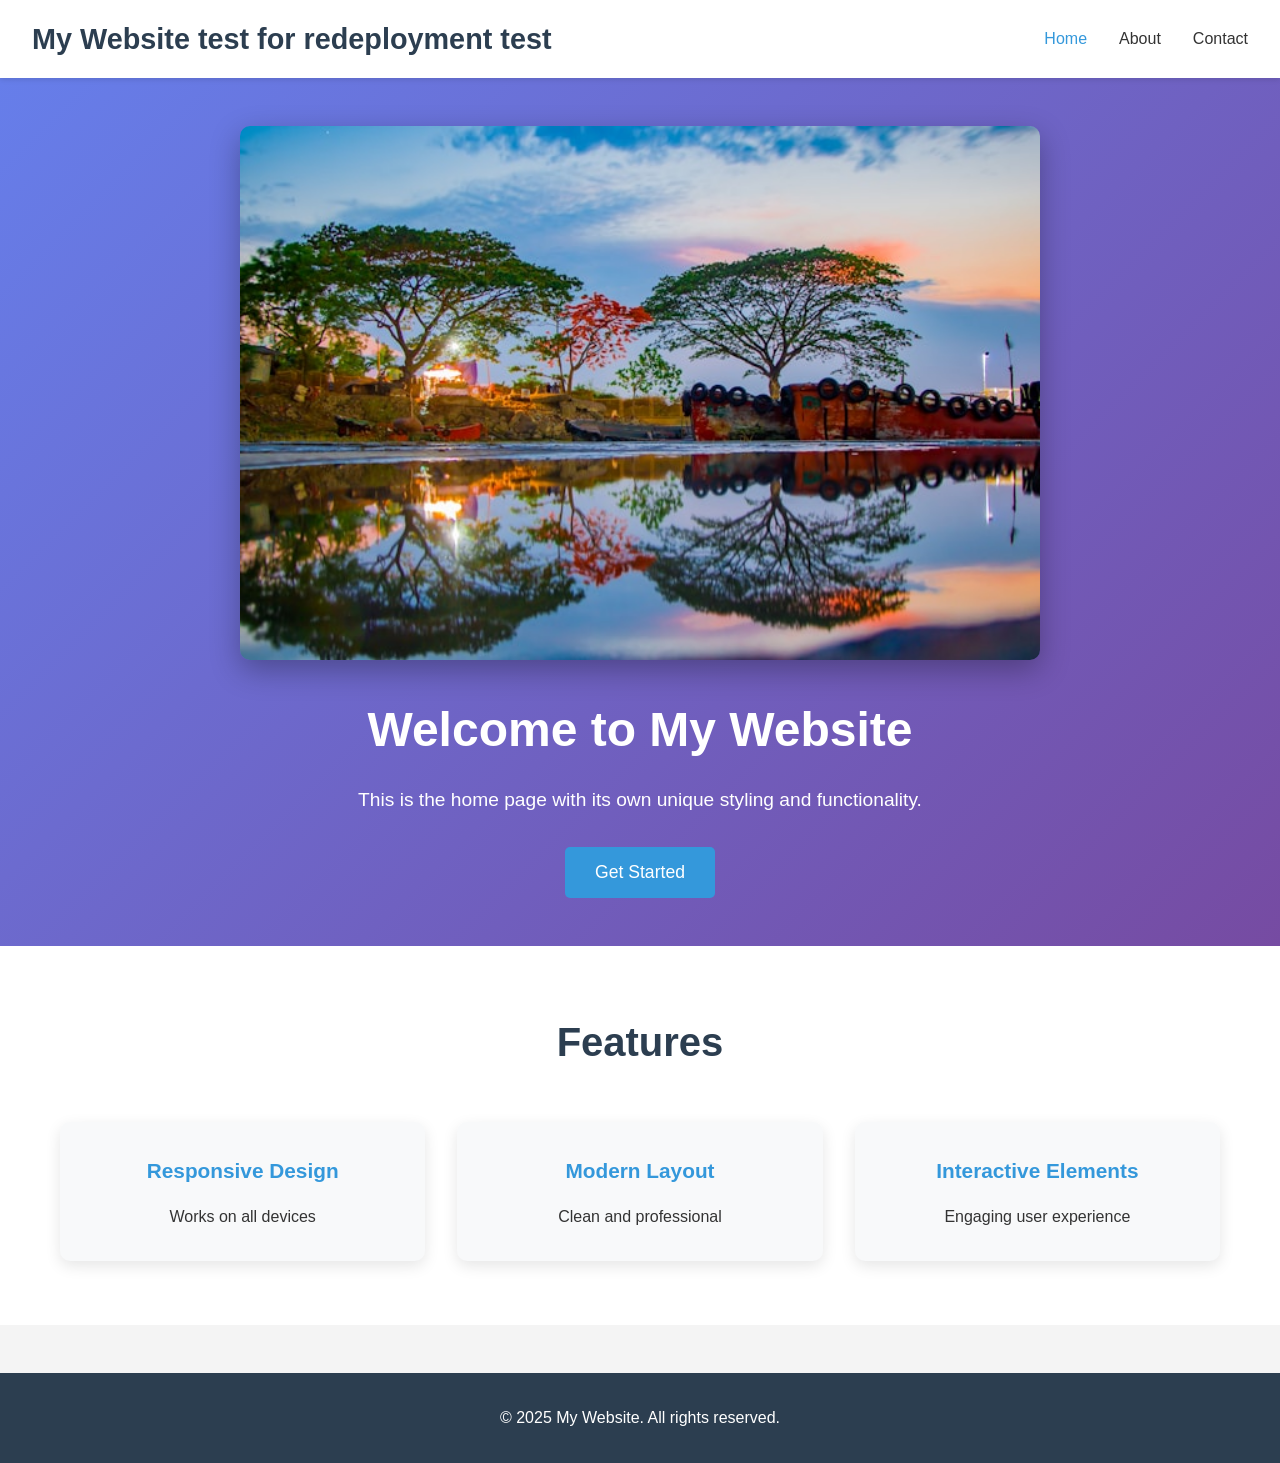
<file: test/index.html>
<!DOCTYPE html>
<html lang="en">
<head>
    <meta charset="UTF-8">
    <meta name="viewport" content="width=device-width, initial-scale=1.0">
    <title>Home - My Website</title>
    <link rel="stylesheet" href="styles/main.css">
    <link rel="stylesheet" href="styles/home.css">
</head>
<body>
    <header>
        <nav>
            <div class="logo">
                <h1>My Website test for redeployment test</h1>
            </div>
            <ul class="nav-links">
                <li><a href="index.html" class="active">Home</a></li>
                <li><a href="pages/about.html">About</a></li>
                <li><a href="pages/contact.html">Contact</a></li>
            </ul>
        </nav>
    </header>

    <main>
        <section class="hero">
            <div class="hero-image">
                <img src="assets/asset1.jpg" alt="Beautiful coastal landscape">
            </div>
            <div class="hero-content">
                <h2>Welcome to My Website</h2>
                <p>This is the home page with its own unique styling and functionality.</p>
                <button id="homeButton" class="cta-button">Get Started</button>
            </div>
        </section>

        <section class="features">
            <div class="container">
                <h3>Features</h3>
                <div class="feature-grid">
                    <div class="feature-card">
                        <h4>Responsive Design</h4>
                        <p>Works on all devices</p>
                    </div>
                    <div class="feature-card">
                        <h4>Modern Layout</h4>
                        <p>Clean and professional</p>
                    </div>
                    <div class="feature-card">
                        <h4>Interactive Elements</h4>
                        <p>Engaging user experience</p>
                    </div>
                </div>
            </div>
        </section>
    </main>

    <footer>
        <p>&copy; 2025 My Website. All rights reserved.</p>
    </footer>

    <script src="scripts/main.js"></script>
    <script src="scripts/home.js"></script>
</body>

</html>
</file>
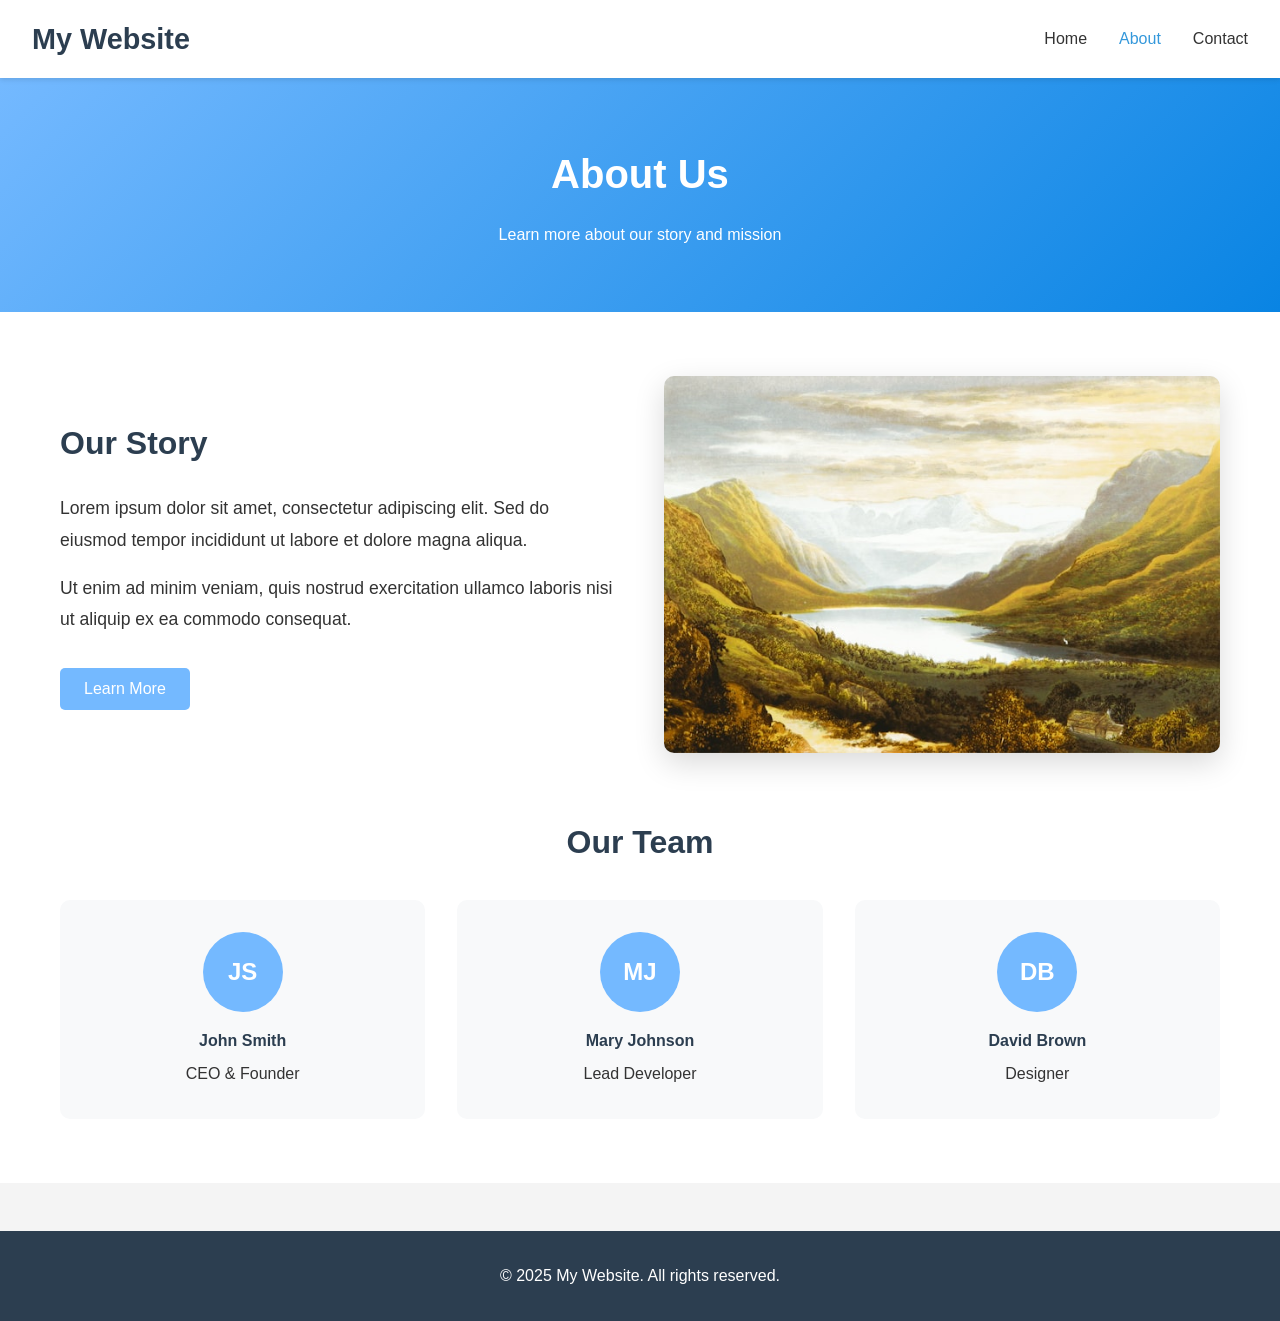
<file: test/pages/about.html>
<!DOCTYPE html>
<html lang="en">
<head>
    <meta charset="UTF-8">
    <meta name="viewport" content="width=device-width, initial-scale=1.0">
    <title>About - My Website</title>
    <link rel="stylesheet" href="../styles/main.css">
    <link rel="stylesheet" href="../styles/about.css">
</head>
<body>
    <header>
        <nav>
            <div class="logo">
                <h1>My Website</h1>
            </div>
            <ul class="nav-links">
                <li><a href="../index.html">Home</a></li>
                <li><a href="about.html" class="active">About</a></li>
                <li><a href="contact.html">Contact</a></li>
            </ul>
        </nav>
    </header>

    <main>
        <section class="about-hero">
            <div class="container">
                <h2>About Us</h2>
                <p>Learn more about our story and mission</p>
            </div>
        </section>

        <section class="about-content">
            <div class="container">
                <div class="about-grid">
                    <div class="about-text">
                        <h3>Our Story</h3>
                        <p>Lorem ipsum dolor sit amet, consectetur adipiscing elit. Sed do eiusmod tempor incididunt ut labore et dolore magna aliqua.</p>
                        <p>Ut enim ad minim veniam, quis nostrud exercitation ullamco laboris nisi ut aliquip ex ea commodo consequat.</p>
                        <button id="aboutButton" class="learn-more">Learn More</button>
                    </div>
                    <div class="about-image">
                        <img src="../assets/asset2.jpg" alt="Mountain valley landscape">
                    </div>
                </div>

                <div class="team-section">
                    <h3>Our Team</h3>
                    <div class="team-grid">
                        <div class="team-member">
                            <div class="member-photo">JS</div>
                            <h4>John Smith</h4>
                            <p>CEO & Founder</p>
                        </div>
                        <div class="team-member">
                            <div class="member-photo">MJ</div>
                            <h4>Mary Johnson</h4>
                            <p>Lead Developer</p>
                        </div>
                        <div class="team-member">
                            <div class="member-photo">DB</div>
                            <h4>David Brown</h4>
                            <p>Designer</p>
                        </div>
                    </div>
                </div>
            </div>
        </section>
    </main>

    <footer>
        <p>&copy; 2025 My Website. All rights reserved.</p>
    </footer>

    <script src="../scripts/main.js"></script>
    <script src="../scripts/about.js"></script>
</body>
</html>
</file>
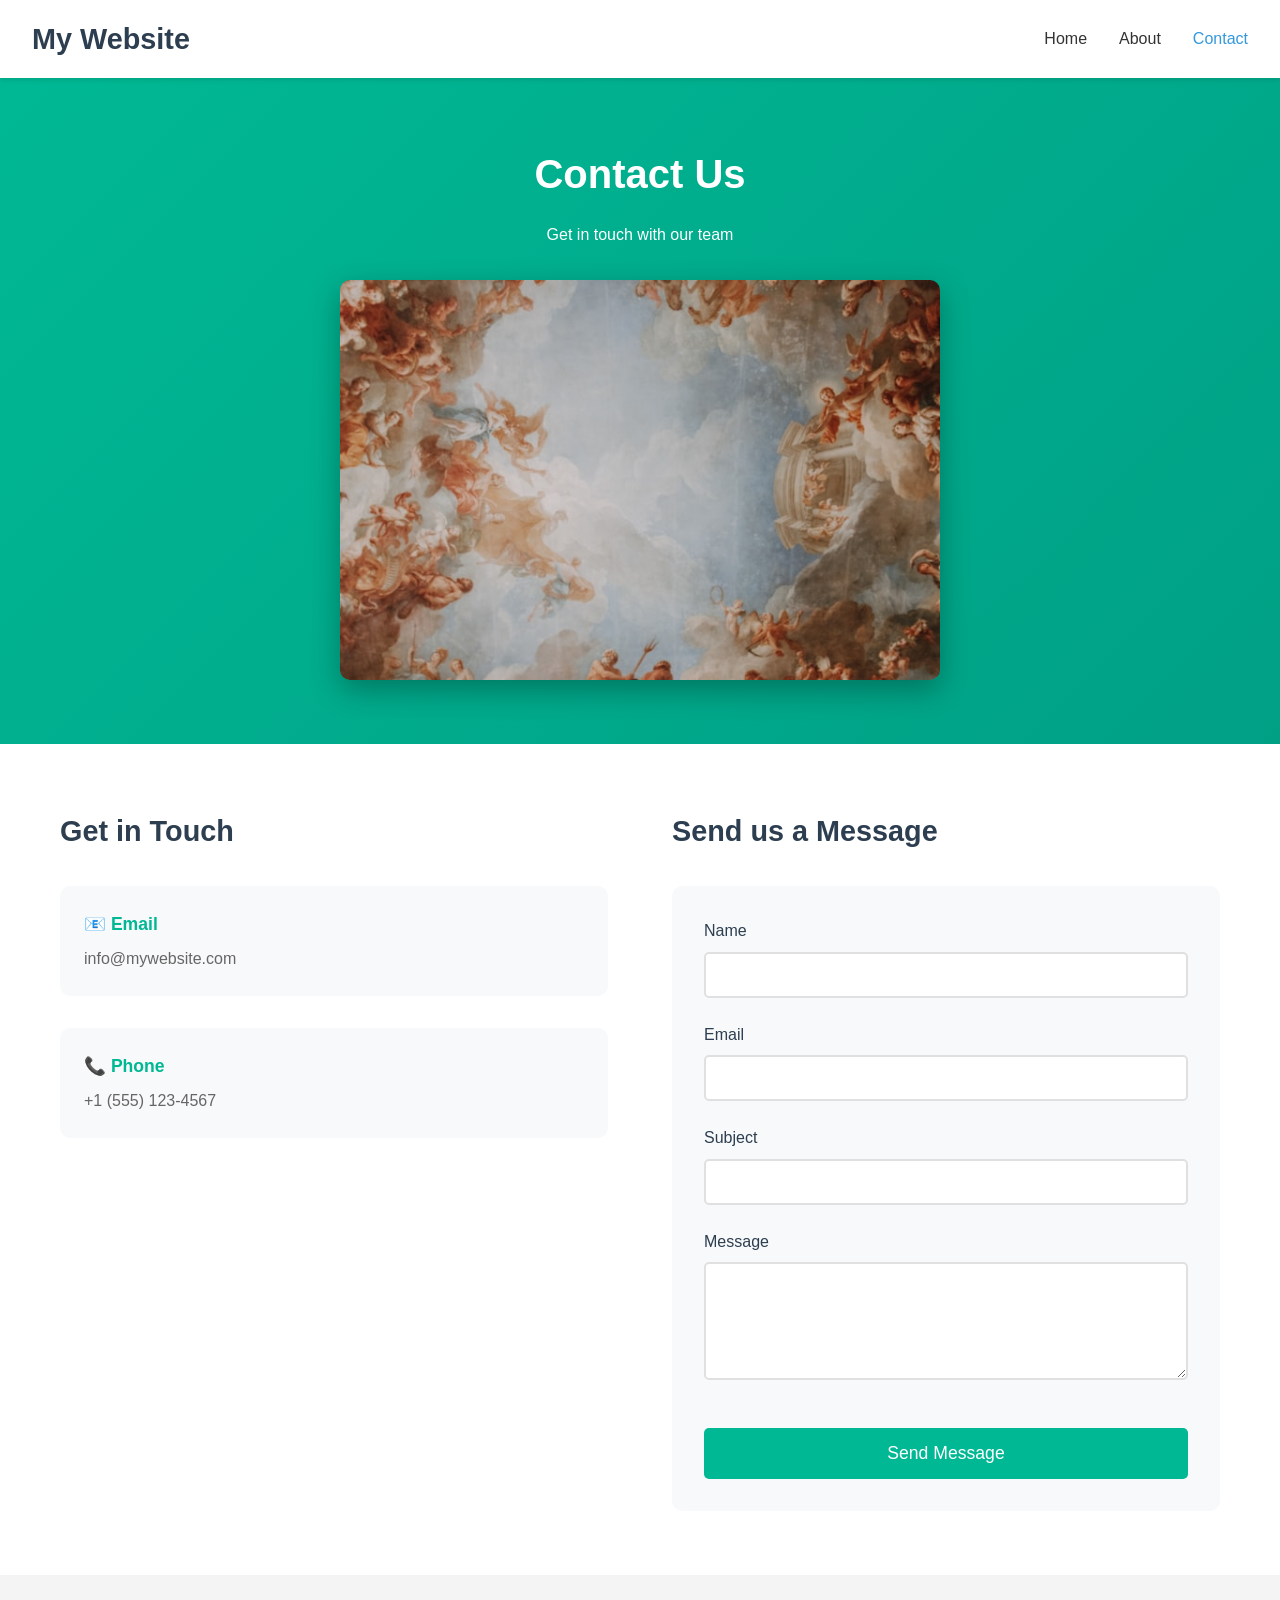
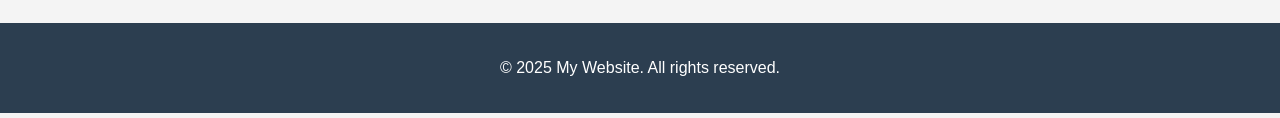
<file: test/pages/contact.html>
<!DOCTYPE html>
<html lang="en">
<head>
    <meta charset="UTF-8">
    <meta name="viewport" content="width=device-width, initial-scale=1.0">
    <title>Contact - My Website</title>
    <link rel="stylesheet" href="../styles/main.css">
    <link rel="stylesheet" href="../styles/contact.css">
</head>
<body>
    <header>
        <nav>
            <div class="logo">
                <h1>My Website</h1>
            </div>
            <ul class="nav-links">
                <li><a href="../index.html">Home</a></li>
                <li><a href="about.html">About</a></li>
                <li><a href="contact.html" class="active">Contact</a></li>
            </ul>
        </nav>
    </header>

    <main>
        <section class="contact-hero">
            <div class="container">
                <h2>Contact Us</h2>
                <p>Get in touch with our team</p>
            </div>
            <div class="hero-image">
                <img src="../assets/asset3.jpg" alt="Classical ceiling painting">
            </div>
        </section>

        <section class="contact-content">
            <div class="container">
                <div class="contact-grid">
                    <div class="contact-info">
                        <h3>Get in Touch</h3>
                        <div class="contact-item">
                            <h4>📧 Email</h4>
                            <p>info@mywebsite.com</p>
                        </div>
                        <div class="contact-item">
                            <h4>📞 Phone</h4>
                            <p>+1 (555) 123-4567</p>
                        </div>
                        <div class="contact-item">
                            <h4>📍 Address</h4>
                            <p>123 Main Street<br>City, State 12345</p>
                        </div>
                        <div class="contact-item">
                            <h4>🕒 Hours</h4>
                            <p>Mon-Fri: 9AM-6PM<br>Sat-Sun: Closed</p>
                        </div>
                    </div>
                    
                    <div class="contact-form-container">
                        <h3>Send us a Message</h3>
                        <div class="contact-form">
                            <div class="form-group">
                                <label for="name">Name</label>
                                <input type="text" id="name" name="name" required>
                            </div>
                            <div class="form-group">
                                <label for="email">Email</label>
                                <input type="email" id="email" name="email" required>
                            </div>
                            <div class="form-group">
                                <label for="subject">Subject</label>
                                <input type="text" id="subject" name="subject" required>
                            </div>
                            <div class="form-group">
                                <label for="message">Message</label>
                                <textarea id="message" name="message" rows="5" required></textarea>
                            </div>
                            <button type="button" id="submitButton" class="submit-btn">Send Message</button>
                        </div>
                    </div>
                </div>
            </div>
        </section>
    </main>

    <footer>
        <p>&copy; 2025 My Website. All rights reserved.</p>
    </footer>

    <script src="../scripts/main.js"></script>
    <script src="../scripts/contact.js"></script>
</body>
</html>
</file>
<file: test/styles/main.css>
/* Main CSS - Shared styles across all pages */
* {
    margin: 0;
    padding: 0;
    box-sizing: border-box;
}

body {
    font-family: 'Arial', sans-serif;
    line-height: 1.6;
    color: #333;
    background-color: #f4f4f4;
}

.container {
    max-width: 1200px;
    margin: 0 auto;
    padding: 0 20px;
}

/* Header Styles */
header {
    background: #fff;
    box-shadow: 0 2px 5px rgba(0,0,0,0.1);
    position: sticky;
    top: 0;
    z-index: 100;
}

nav {
    display: flex;
    justify-content: space-between;
    align-items: center;
    padding: 1rem 2rem;
}

.logo h1 {
    color: #2c3e50;
    font-size: 1.8rem;
}

.nav-links {
    display: flex;
    list-style: none;
    gap: 2rem;
}

.nav-links a {
    text-decoration: none;
    color: #333;
    font-weight: 500;
    transition: color 0.3s ease;
}

.nav-links a:hover,
.nav-links a.active {
    color: #3498db;
}

/* Footer Styles */
footer {
    background: #2c3e50;
    color: #fff;
    text-align: center;
    padding: 2rem 0;
    margin-top: 3rem;
}

/* Button Styles */
button {
    background: #3498db;
    color: white;
    border: none;
    padding: 12px 24px;
    border-radius: 5px;
    cursor: pointer;
    font-size: 1rem;
    transition: background 0.3s ease;
}

button:hover {
    background: #2980b9;
}

/* Responsive Design */
@media (max-width: 768px) {
    nav {
        flex-direction: column;
        gap: 1rem;
    }
    
    .nav-links {
        gap: 1rem;
    }
}
</file>
<file: test/styles/home.css>
/* Home page specific styles */
.hero {
    background: linear-gradient(135deg, #667eea 0%, #764ba2 100%);
    color: white;
    text-align: center;
    padding: 3rem 2rem;
}

.hero-image {
    max-width: 800px;
    margin: 0 auto 2rem;
    border-radius: 10px;
    overflow: hidden;
    box-shadow: 0 10px 30px rgba(0,0,0,0.3);
}

.hero-image img {
    width: 100%;
    height: auto;
    display: block;
}

.hero-content h2 {
    font-size: 3rem;
    margin-bottom: 1rem;
    animation: fadeInUp 1s ease;
}

.hero-content p {
    font-size: 1.2rem;
    margin-bottom: 2rem;
    animation: fadeInUp 1s ease 0.2s both;
}

.cta-button {
    animation: fadeInUp 1s ease 0.4s both;
    font-size: 1.1rem;
    padding: 15px 30px;
}

.features {
    padding: 4rem 0;
    background: white;
}

.features h3 {
    text-align: center;
    font-size: 2.5rem;
    margin-bottom: 3rem;
    color: #2c3e50;
}

.feature-grid {
    display: grid;
    grid-template-columns: repeat(auto-fit, minmax(250px, 1fr));
    gap: 2rem;
}

.feature-card {
    background: #f8f9fa;
    padding: 2rem;
    border-radius: 10px;
    text-align: center;
    box-shadow: 0 5px 15px rgba(0,0,0,0.1);
    transition: transform 0.3s ease;
}

.feature-card:hover {
    transform: translateY(-5px);
}

.feature-card h4 {
    color: #3498db;
    margin-bottom: 1rem;
    font-size: 1.3rem;
}

@keyframes fadeInUp {
    from {
        opacity: 0;
        transform: translateY(30px);
    }
    to {
        opacity: 1;
        transform: translateY(0);
    }
}
</file>
<file: test/styles/about.css>
.about-hero {
    background: linear-gradient(135deg, #74b9ff 0%, #0984e3 100%);
    color: white;
    text-align: center;
    padding: 4rem 2rem;
}

.about-hero h2 {
    font-size: 2.5rem;
    margin-bottom: 1rem;
}

.about-content {
    padding: 4rem 0;
    background: white;
}

.about-grid {
    display: grid;
    grid-template-columns: 1fr 1fr;
    gap: 3rem;
    align-items: center;
    margin-bottom: 4rem;
}

.about-text h3 {
    color: #2c3e50;
    font-size: 2rem;
    margin-bottom: 1.5rem;
}

.about-text p {
    margin-bottom: 1rem;
    font-size: 1.1rem;
    line-height: 1.8;
}

.learn-more {
    background: #74b9ff;
    margin-top: 1rem;
}

.learn-more:hover {
    background: #0984e3;
}

.about-image img {
    width: 100%;
    height: auto;
    border-radius: 10px;
    box-shadow: 0 10px 30px rgba(0,0,0,0.15);
    display: block;
}

.team-section {
    text-align: center;
}

.team-section h3 {
    font-size: 2rem;
    margin-bottom: 2rem;
    color: #2c3e50;
}

.team-grid {
    display: grid;
    grid-template-columns: repeat(auto-fit, minmax(200px, 1fr));
    gap: 2rem;
}

.team-member {
    background: #f8f9fa;
    padding: 2rem;
    border-radius: 10px;
    transition: transform 0.3s ease;
}

.team-member:hover {
    transform: translateY(-5px);
}

.member-photo {
    width: 80px;
    height: 80px;
    background: #74b9ff;
    border-radius: 50%;
    display: flex;
    align-items: center;
    justify-content: center;
    color: white;
    font-size: 1.5rem;
    font-weight: bold;
    margin: 0 auto 1rem;
}

.team-member h4 {
    margin-bottom: 0.5rem;
    color: #2c3e50;
}

@media (max-width: 768px) {
    .about-grid {
        grid-template-columns: 1fr;
        gap: 2rem;
    }
}
</file>
<file: test/styles/contact.css>
/* Contact page specific styles */
.contact-hero {
    background: linear-gradient(135deg, #00b894 0%, #00a085 100%);
    color: white;
    text-align: center;
    padding: 4rem 2rem;
}

.contact-hero h2 {
    font-size: 2.5rem;
    margin-bottom: 1rem;
}

.contact-hero .hero-image {
    max-width: 600px;
    margin: 2rem auto 0;
    border-radius: 10px;
    overflow: hidden;
    box-shadow: 0 10px 30px rgba(0,0,0,0.3);
}

.contact-hero .hero-image img {
    width: 100%;
    height: auto;
    display: block;
}

.contact-content {
    padding: 4rem 0;
    background: white;
}

.contact-grid {
    display: grid;
    grid-template-columns: 1fr 1fr;
    gap: 4rem;
}

.contact-info h3,
.contact-form-container h3 {
    color: #2c3e50;
    font-size: 1.8rem;
    margin-bottom: 2rem;
}

.contact-item {
    margin-bottom: 2rem;
    padding: 1.5rem;
    background: #f8f9fa;
    border-radius: 10px;
    transition: transform 0.3s ease;
}

.contact-item:hover {
    transform: translateX(10px);
}

.contact-item h4 {
    color: #00b894;
    margin-bottom: 0.5rem;
    font-size: 1.1rem;
}

.contact-item p {
    color: #666;
    line-height: 1.6;
}

.contact-form {
    background: #f8f9fa;
    padding: 2rem;
    border-radius: 10px;
}

.form-group {
    margin-bottom: 1.5rem;
}

.form-group label {
    display: block;
    margin-bottom: 0.5rem;
    color: #2c3e50;
    font-weight: 500;
}

.form-group input,
.form-group textarea {
    width: 100%;
    padding: 12px;
    border: 2px solid #e0e0e0;
    border-radius: 5px;
    font-size: 1rem;
    transition: border-color 0.3s ease;
}

.form-group input:focus,
.form-group textarea:focus {
    outline: none;
    border-color: #00b894;
}

.submit-btn {
    background: #00b894;
    width: 100%;
    padding: 15px;
    font-size: 1.1rem;
    margin-top: 1rem;
}

.submit-btn:hover {
    background: #00a085;
}

.form-success {
    background: #d4edda;
    color: #155724;
    padding: 1rem;
    border-radius: 5px;
    margin-bottom: 1rem;
    border: 1px solid #c3e6cb;
}

@media (max-width: 768px) {
    .contact-grid {
        grid-template-columns: 1fr;
        gap: 2rem;
    }
}
</file>
